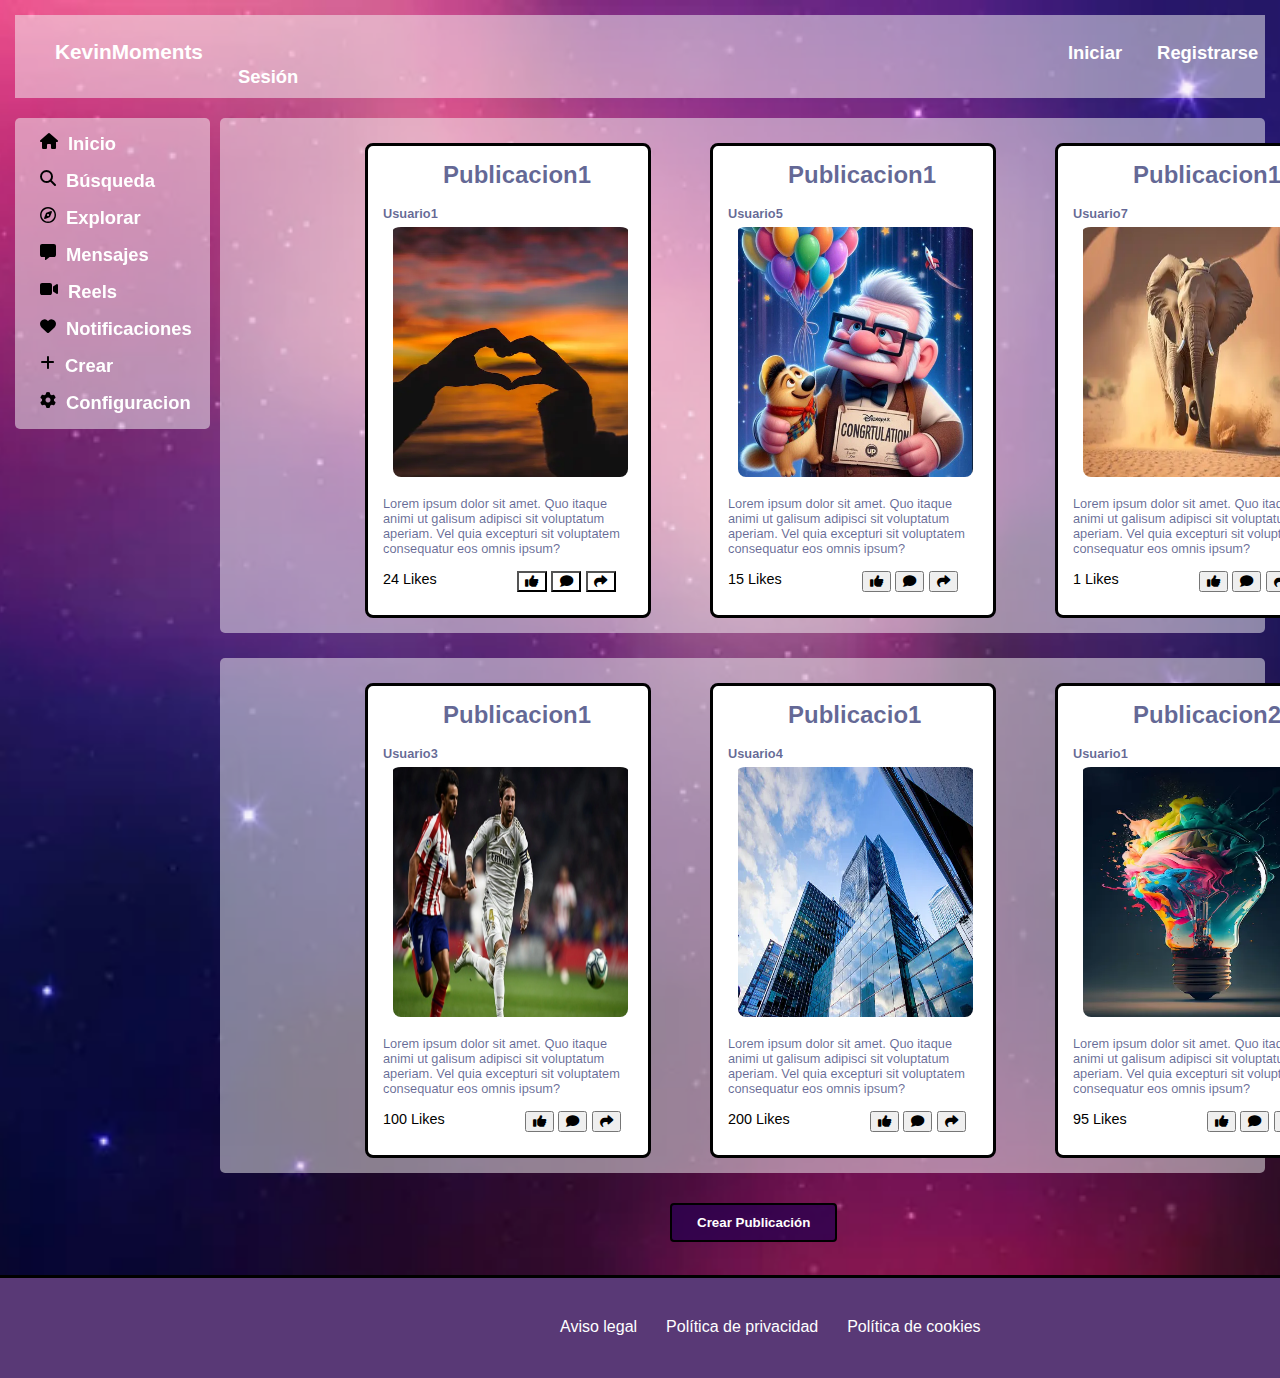
<file: index.html>
<!DOCTYPE html>
<html lang="en">
<head>
    <meta charset="UTF-8">
    <meta name="viewport" content="width=device-width, initial-scale=1.0">
    <link rel="stylesheet" href="Projecte_Xarxa_Social.css">
    <link rel="stylesheet" href="https://cdnjs.cloudflare.com/ajax/libs/font-awesome/6.4.2/css/all.min.css">
    <title>Index</title>
</head>
<body >
    <section id="index">
        <div>
            <!----------------Menu------------------------------------->
            <div class="index1">
                <nav class="index5">
                    <ul class="index2">
                        <p class="prueba">KevinMoments</p>
                        <div class="index20">
                            <li><a class="index3" href="login.html">Iniciar Sesión</a></li>
                            <li><a class="index4" href="registre.html">Registrarse</a></li>
                        </div>
                       <a  href="#"><img class="perfil" src="imagenes/perfil.webp"></a>
                    </ul>
                </nav>
            </div>
            <!------------Menu lateral--------------------------->
            <div class="index6">
                <ul class="index7">
                    <div class="index21">
                        <i class="fa-solid fa-house"></i>
                        <li><a class="index8" href="#">Inicio</a></li>
                    </div>
                    <div class="index21">
                        <i class="fa-solid fa-magnifying-glass"></i>
                        <li><a class="index8" href="#"></i>Búsqueda</a></li>
                    </div>
                    <div class="index21">
                        <i class="fa-regular fa-compass"></i>
                        <li><a class="index8" href="#">Explorar</a></li>
                    </div>
                    <div class="index21">
                        <i class="fa-solid fa-message"></i>
                        <li><a class="index8" href="#">Mensajes</a></li>
                    </div>
                    <div class="index21">
                        <i class="fa-solid fa-video"></i>
                        <li><a class="index8" href="#"></i>Reels</a></li>
                    </div>
                    <div class="index21">
                        <i class="fa-solid fa-heart"></i>
                        <li><a class="index8" href="#">Notificaciones</a></li>
                    </div>
                    <div class="index21">
                        <i class="fa-solid fa-plus"></i>
                        <li><a class="index8" href="#">Crear</a></li>
                    </div>
                    <div class="index21">
                        <i class="fa-solid fa-gear"></i>
                        <li><a class="index8" href="#">Configuracion</a></li>
                    </div>
                </ul>
            </div>
        <!--------------------Publicaciones---------------------------------------->
        <div class="index9">
            <div class="index10">
                <div class="index11">
                    <h2 class="index13">Publicacion1</h2>
                    <p><a class="index12" href="#">Usuario1</a></p>
                    <img class="index14" src="imagenes/publicacion1.webp" alt="Publicacion1">
                    <p class="index15">Lorem ipsum dolor sit amet. Quo itaque animi ut galisum adipisci sit voluptatum aperiam. Vel quia excepturi sit voluptatem consequatur eos omnis ipsum?</p>
                    <div class="index16">
                        <p class="index17">24 Likes</p>
                        <div class="index18">
                            <button class="index25"><i class="fa-solid fa-thumbs-up"></i></button>
                            <button class="index25"><i class="fa-solid fa-comment"></i></button>
                            <button class="index25"><i class="fa-solid fa-share"></i></button>
                        </div>
                    </div>
                </div>
                <div class="index11">
                    <h2 class="index13">Publicacion1</h2>
                    <p><a class="index12" href="#">Usuario5</a></p>
                    <img class="index14" src="imagenes/publicacion2.webp" alt="Publicacion1">
                    <p class="index15">Lorem ipsum dolor sit amet. Quo itaque animi ut galisum adipisci sit voluptatum aperiam. Vel quia excepturi sit voluptatem consequatur eos omnis ipsum?</p>
                    <div class="index16">
                        <p class="index17">15 Likes</p>
                        <div class="index18">
                            <button><i class="fa-solid fa-thumbs-up"></i></button>
                            <button><i class="fa-solid fa-comment"></i></button>
                            <button><i class="fa-solid fa-share"></i></button>
                        </div>
                    </div>
                </div>
                <div class="index11">
                    <h2 class="index13">Publicacion1</h2>
                    <p><a class="index12" href="#">Usuario7</a></p>
                    <img class="index14" src="imagenes/publicacion3.webp" alt="Publicacion1">
                    <p class="index15">Lorem ipsum dolor sit amet. Quo itaque animi ut galisum adipisci sit voluptatum aperiam. Vel quia excepturi sit voluptatem consequatur eos omnis ipsum?</p>
                    <div class="index16">
                        <p class="index17">1 Likes</p>
                        <div class="index18">
                            <button><i class="fa-solid fa-thumbs-up"></i></button>
                            <button><i class="fa-solid fa-comment"></i></button>
                            <button><i class="fa-solid fa-share"></i></button>
                        </div>
                    </div>
                </div>
            </div>
        </div>
        <!---------Publicaciones-------------------------->
        <div class="index19">
            <div class="index10">
                <div class="index11">
                    <h2 class="index13">Publicacion1</h2>
                    <p><a class="index12" href="#">Usuario3</a></p>
                    <img class="index14" src="imagenes/publicacion4.webp" alt="Publicacion1">
                    <p class="index15">Lorem ipsum dolor sit amet. Quo itaque animi ut galisum adipisci sit voluptatum aperiam. Vel quia excepturi sit voluptatem consequatur eos omnis ipsum?</p>
                    <div class="index16">
                        <p class="index17">100 Likes</p>
                        <div class="index18">
                            <button><i class="fa-solid fa-thumbs-up"></i></button>
                            <button><i class="fa-solid fa-comment"></i></button>
                            <button><i class="fa-solid fa-share"></i></button>
                        </div>
                    </div>
                </div>
                <div class="index11">
                    <h2 class="index13">Publicacio1</h2>
                    <p><a class="index12" href="#">Usuario4</a></p>
                    <img class="index14" src="imagenes/publicacion5.webp" alt="Publicacion1">
                    <p class="index15">Lorem ipsum dolor sit amet. Quo itaque animi ut galisum adipisci sit voluptatum aperiam. Vel quia excepturi sit voluptatem consequatur eos omnis ipsum?</p>
                    <div class="index16">
                        <p class="index17">200 Likes</p>
                        <div class="index18">
                            <button><i class="fa-solid fa-thumbs-up"></i></button>
                            <button><i class="fa-solid fa-comment"></i></button>
                            <button><i class="fa-solid fa-share"></i></button>
                        </div>
                    </div>
                </div>
                <div class="index11">
                    <h2 class="index13">Publicacion2</h2>
                    <p><a class="index12" href="#">Usuario1</a></p>
                    <img class="index14" src="imagenes/publicacion6.webp" alt="Publicacion1">
                    <p class="index15">Lorem ipsum dolor sit amet. Quo itaque animi ut galisum adipisci sit voluptatum aperiam. Vel quia excepturi sit voluptatem consequatur eos omnis ipsum?</p>
                    <div class="index16">
                        <p class="index17">95 Likes</p>
                        <div class="index18">
                            <button><i class="fa-solid fa-thumbs-up"></i></button>
                            <button><i class="fa-solid fa-comment"></i></button>
                            <button><i class="fa-solid fa-share"></i></button>
                        </div>
                    </div>
                </div>
            </div>
        </div>
        <div class="index22" >
            <button class="index23"><a class="index24" href="imagenes/perfil.webp">Crear Publicación</a></button>
        </div>
    </section>  
     <!----------------footer-------------------------->
     <footer>
        <div class="footer1">
            <a class="footer3" href="#">Aviso legal</a>
            <a class="footer2" href="#">Política de privacidad</a>
            <a class="footer2" href="#">Política de cookies</a>
        </div>
     </footer>
</body>
</html>
</file>
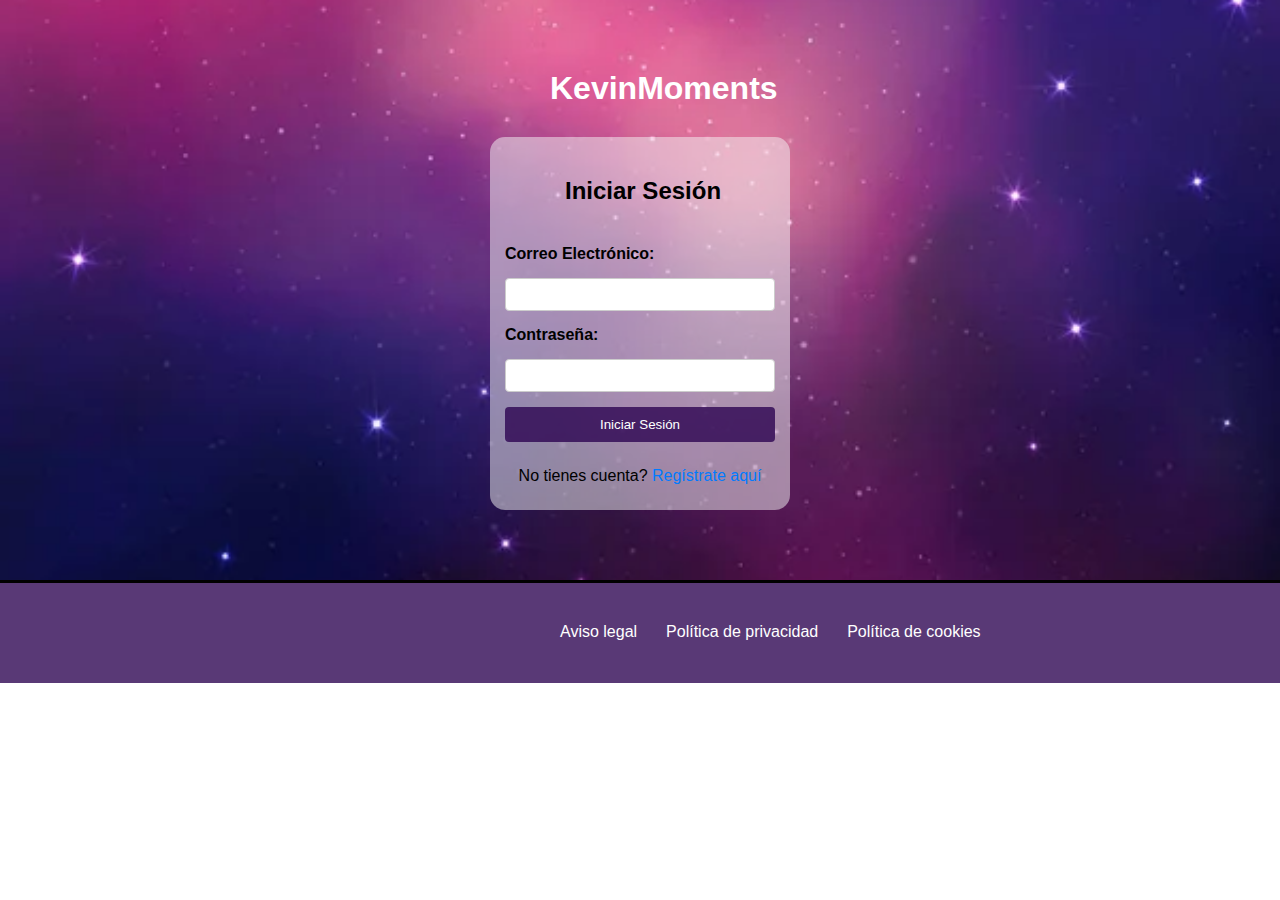
<file: login.html>
<!DOCTYPE html>
<html lang="en">
<head>
    <meta charset="UTF-8">
    <meta name="viewport" content="width=device-width, initial-scale=1.0">
    <link rel="stylesheet" href="Projecte_Xarxa_Social.css">
    <title>Login</title>
</head>
<body>
    <!----------------Login-------------------------->
    <section id="login">
        <div class="login1">
            <h1 class="login8"> <a class="login10" href="index.html">KevinMoments</a></h1>
            <form class="login2 ">
                <h2 class="login9">Iniciar Sesión</h2>
                <label class="login3" for="email">Correo Electrónico:</label>
                <input class="login4" type="email" id="email" name="email" required>
                
                <label  class="login3" for="password">Contraseña:</label>
                <input  class="login4" type="password" id="password" name="password" required>
                
                <button class="login5" type="submit">Iniciar Sesión</button>
                
                <p class="login6">No tienes cuenta? <a class="login7" href="registre.html">Regístrate aquí</a></p>
            </form>
        </div>
    </section>
     <!----------------footer-------------------------->
     <footer>
        <div class="footer1">
            <a class="footer3" href="#">Aviso legal</a>
            <a class="footer2" href="#">Política de privacidad</a>
            <a class="footer2" href="#">Política de cookies</a>
        </div>
     </footer>
</body>
</html>
</file>
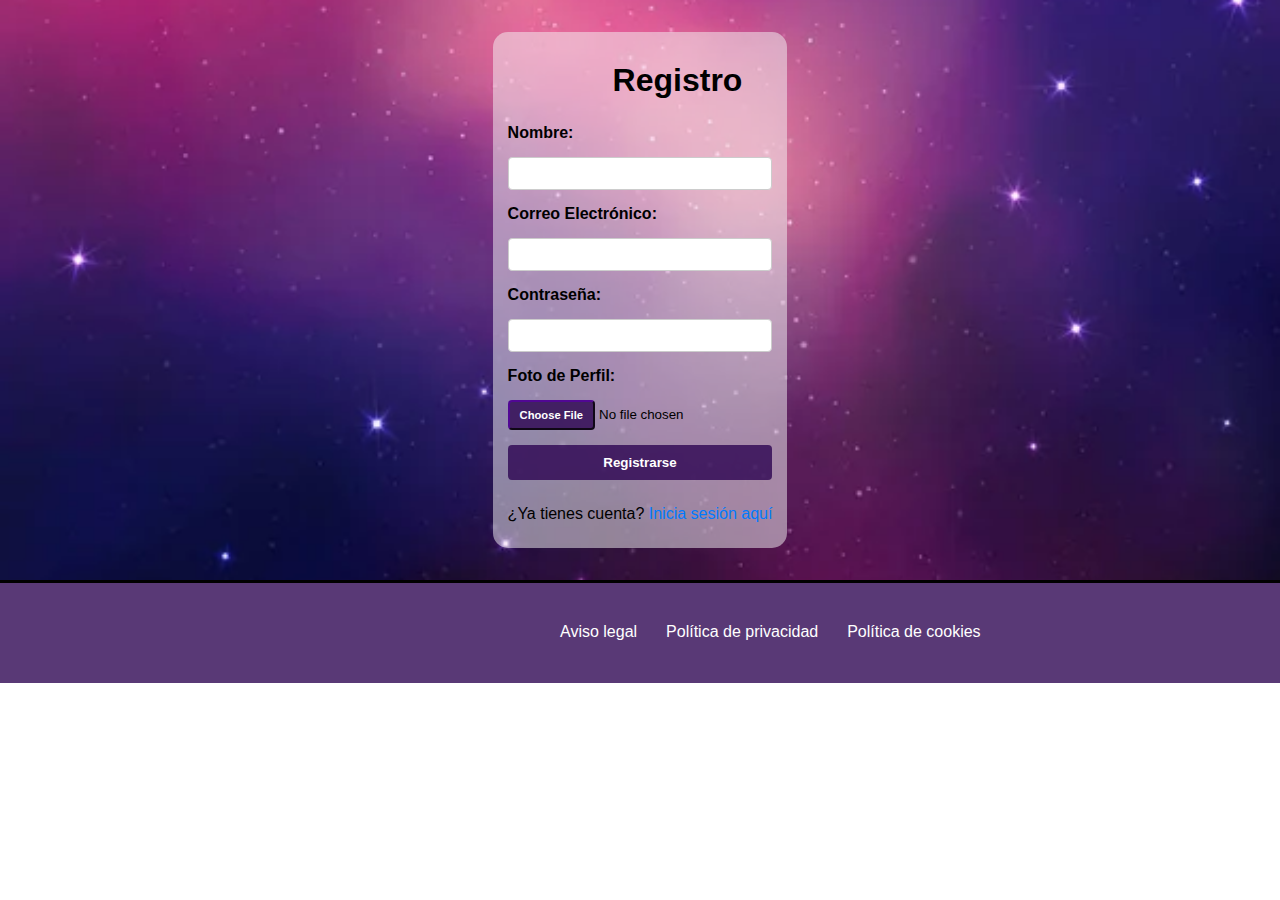
<file: registre.html>
<!DOCTYPE html>
<html lang="en">
<head>
    <meta charset="UTF-8">
    <meta name="viewport" content="width=device-width, initial-scale=1.0">
    <link rel="stylesheet" href="Projecte_Xarxa_Social.css">
    <title>Registre</title>
</head>
<body>
    <!----------------Registro-------------------------->
    <section id="registre"> 
        <div class="registre1">
            <form class="registre2">
                <h1 class="registre3">Registro</h1>
                
                <label class="registre4" for="name">Nombre:</label>
                <input class="registre5" type="text" id="name" name="name" required>
    
                <label class="registre4" for="email">Correo Electrónico:</label>
                <input  class="registre5" type="email" id="email" name="email" required>
                
                <label class="registre4" for="password">Contraseña:</label>
                <input class="registre5"type="password" id="password" name="password" required>
                
                <label class="registre4" for="profile-pic">Foto de Perfil:</label>
                <input type="file" id="profile-pic" name="profile-pic" accept="image/*">
                
                <button class="registre6" type="submit">Registrarse</button>
                
                <p class="registre7">¿Ya tienes cuenta? <a class="registre8" href="login.html">Inicia sesión aquí</a></p>
            </form>
        </div>
    </section>
    <!----------------footer-------------------------->
    <footer>
        <div class="footer1">
            <a class="footer3" href="#">Aviso legal</a>
            <a class="footer2" href="#">Política de privacidad</a>
            <a class="footer2" href="#">Política de cookies</a>
        </div>
     </footer>
</body>
</html>
</file>
<file: Projecte_Xarxa_Social.css>
*{
    margin: 0;
}
/****************************************************LOOGIM**********************************************************************/
#login{
    font-family: 'Arial', sans-serif;
    display: flex;
    align-items: center;
    justify-content: center;
    height: 580px;
    background-image: url(imagenes/fondoLogin.webp);
    background-position: 60%;
    background-size: cover;
}
.login1{
    width: 300px;
}
.login2{
    padding: 15px;
    background-color:   rgb(245, 245, 245, 0.5);;
    display: grid;
    gap: 15px;
    border-radius: 15px;
}
.login3{
    font-weight: bold;
}
.login4{
    padding: 8px;
    border: 1px solid #ccc;
    border-radius: 4px;
    width: 100%;
    box-sizing: border-box;
}
.login5{
    padding: 10px;
    background-color: rgb(41, 0, 79, 0.777);
    color: #fff;
    border: none;
    border-radius: 4px;
    cursor: pointer;
}
.login5:hover {
    background-color: rgb(63, 0, 122, 0.777);
}
.login6{
    margin-top: 10px;
    text-align: center;
    margin-bottom: 10px;
}
.login7{
    color: #007bff;
    text-decoration: none;
}
.login7:hover {
    text-decoration: underline;
}
.login8{
    margin-left: 60px;
    margin-bottom: 30px;
}
.login10{
    text-decoration: none;
    color: white;
}
.login10:hover{
    color: rgb(41, 0, 79, 0.777);
}
.login9{
    margin-top: 25px;
    margin-bottom: 25px;
    font-weight: bold;
    margin-left: 60px;
}


/****************************************************REGISTRO**********************************************************************/
#registre{
    font-family: 'Arial', sans-serif;
    display: flex;
    align-items: center;
    justify-content: center;
    height: 580px;
    background-image: url(imagenes/fondoLogin.webp);
    background-position: 60%;
    background-size: cover;
}
.registre2{
    padding: 15px;
    background-color:   rgb(245, 245, 245, 0.5);;
    display: grid;
    gap: 15px;
    border-radius: 15px;
}
.registre3{
    margin-top: 15px;
    margin-bottom: 10px;
    font-weight: bold;
    margin-left: 105px;
}
.registre4{
        font-weight: bold;
}
.registre5{
    padding: 8px;
    border: 1px solid #ccc;
    border-radius: 4px;
    width: 100%;
    box-sizing: border-box;
}
.registre6{
    padding: 10px;
    background-color: rgb(41, 0, 79, 0.777);
    color: #fff;
    border: none;
    border-radius: 4px;
    cursor: pointer;
    font-weight: bold;
}
.registre6:hover {
    background-color: rgb(63, 0, 122, 0.777);
}
.registre7{
    margin-top: 10px;
    text-align: center;
    margin-bottom: 10px;
}
.registre8{
    color: #007bff;
    text-decoration: none;
}
.registre8:hover {
    text-decoration: underline;
}
::-webkit-file-upload-button {
    font: 'Arial', sans-serif;
    background: rgb(41, 0, 79, 0.777) ;
    color: rgb(255, 255, 255);
    border-color: rgb(41, 0, 79, 0.777)  ;
    padding: 7px 10px;
    font-weight: bold;
    font-size: 0.7rem;
    border-radius: 4px;
  }
/***************************************************Index***********************************************************************/
#index{
    font-family: 'Arial', sans-serif;
    height: 1260px;
    background-image: url(imagenes/fondoLogin.webp);
    background-position: 60%;
    background-size: cover;
    padding-top: 15px;
}
.index1{
    margin-left: 15px;
    margin-right: 15px;
    background-color: rgb(245, 245, 245, 0.5) ;
    padding: 10px;  
    padding-left: 0px;
}
.index2{
    gap: 35px;
    display: flex;
}
.index3{
    margin-left: 830px;
    text-decoration: none;
    color: white;
    font-weight: bold;
    font-size: 1.15rem;
}
.index3:hover{
    color: rgb(63, 0, 122, 0.777);
    text-decoration: underline;
    text-underline-offset: 5px;
}
.index4{
    margin-top: 50px;
    text-decoration: none;
    color: white;
    font-weight: bold;
    font-size: 1.15rem;
}
.index4:hover{
    color: rgb(63, 0, 122, 0.777);
    text-decoration: underline;
    text-underline-offset: 5px;
}
.perfil{
    width: 45px;
    height: 45px;
    border-radius: 100px;
}
.index5{
    display: flex;
    color: white;
    font-weight: bold;
    font-size: 1.30rem;
}
.index5:hover{
    color:  rgb(63, 0, 122, 0.777);
}
.index6{
    position: fixed;
    background-color: rgb(245, 245, 245, 0.5) ;
    width: 195px;
    border-radius: 5px;
    margin-left: 15px;
    margin-top: 20px;
}
.index7{ 
    list-style: none;
    margin-left: -15px;
}
.index8{
    text-decoration: none;
    color: white;
    font-weight: bold;
    font-size: 1.15rem;
}
.index8:hover{
    color: rgb(63, 0, 122, 0.777);
    text-decoration: underline;
    text-underline-offset: 5px;
}
.index9{
    margin-left: 220px ;
    margin-top: 20px;
    margin-right: 15px;
    border-radius: 5px;
    background-color: rgb(245, 245, 245, 0.5)  ;
    padding-bottom: 15px;
}
.index10{
    display: grid;
    grid-template-columns:325px 325px 325px;
    grid-template-rows: 500px;
    gap: 20px;
}
.index11{
    width: 250px;
    margin-top: 25px;
    margin-left: 145px;
    background-color: white;
    border: 3px solid black;
    padding: 15px;
    border-radius: 8px;
}
.index12{
    font-size: 0.8rem;
    font-weight: bold;
    text-decoration: none;
    color: #070e58a0;
}
.index12:hover{
    color: #000;
    text-decoration: underline;
    text-underline-offset: 5px;
}
.index13{
    margin-bottom: 15px;
    color: #070e58a0;
    margin-left: 60px;
}
.index14{
    padding-top: 5px;
    margin-left: 10px;
    width: 235px;
    height: 250px;
    border-radius: 8px;
}
.index15{
    margin-top: 15px;
    font-size: 0.8rem;
    color: #070e58a0;
    text-align:left;
}
.index16{
    margin-top: 15px;
    display: flex ;
}
.index17{
    font-size: 0.9rem;
    color: black;
    margin-right: 80px;
}
.index19{
    margin-left: 220px ;
    margin-top: 25px;
    margin-right: 15px;
    border-radius: 5px;
    background-color: rgb(245, 245, 245, 0.5)  ;
    display: grid;
    grid-template-columns: 4fr 1fr;
    padding-bottom: 15px;
}
.index20{
    display: flex;
    gap: 35px;
    list-style: none;
    text-decoration: none;
    display: flex;
    margin-top: 15px;
}
.index21{
    display: flex;
    gap: 10px;
    color: black;
    margin-top: 15px;
    margin-bottom: 15px;
}
.index22{
    margin-top: 30px;
    margin-left: 670px;
}
.index23{
    padding: 10px;
    padding-left: 25px;
    padding-right: 25px;
    background-color: rgb(41, 0, 79, 0.777);
    border: 2px solid black;
    border-radius: 4px;
    cursor: pointer;
}
.index23:hover{
    color: rgb(63, 0, 122, 0.777);
}
.index24{
    text-decoration: none;
    font-weight: bold;
    color: #fff;
}

.index25{
    width: 30px;
    background-color: white;
    color: black;
}
.prueba{
    margin-top: 15px;
}
/***************************************************Footer***********************************************************************/
footer{
    background-color:rgba(41, 0, 79, 0.777);
    height: 60px;
    padding-top: 40px;
    border-top: 3px solid #000;

}

.footer2{
    margin-left: 25px;
    color: white;
    text-decoration: none;
    font-family: 'Arial', sans-serif;
    
 }
 .footer2:hover{
    color: #ff00d0;
 }
 .footer3{
    margin-left: 560px;
    color: white;
    text-decoration: none;
    font-family: 'Arial', sans-serif;
 }
 .footer3:hover{
    color: #ff00d0;
 }
</file>
